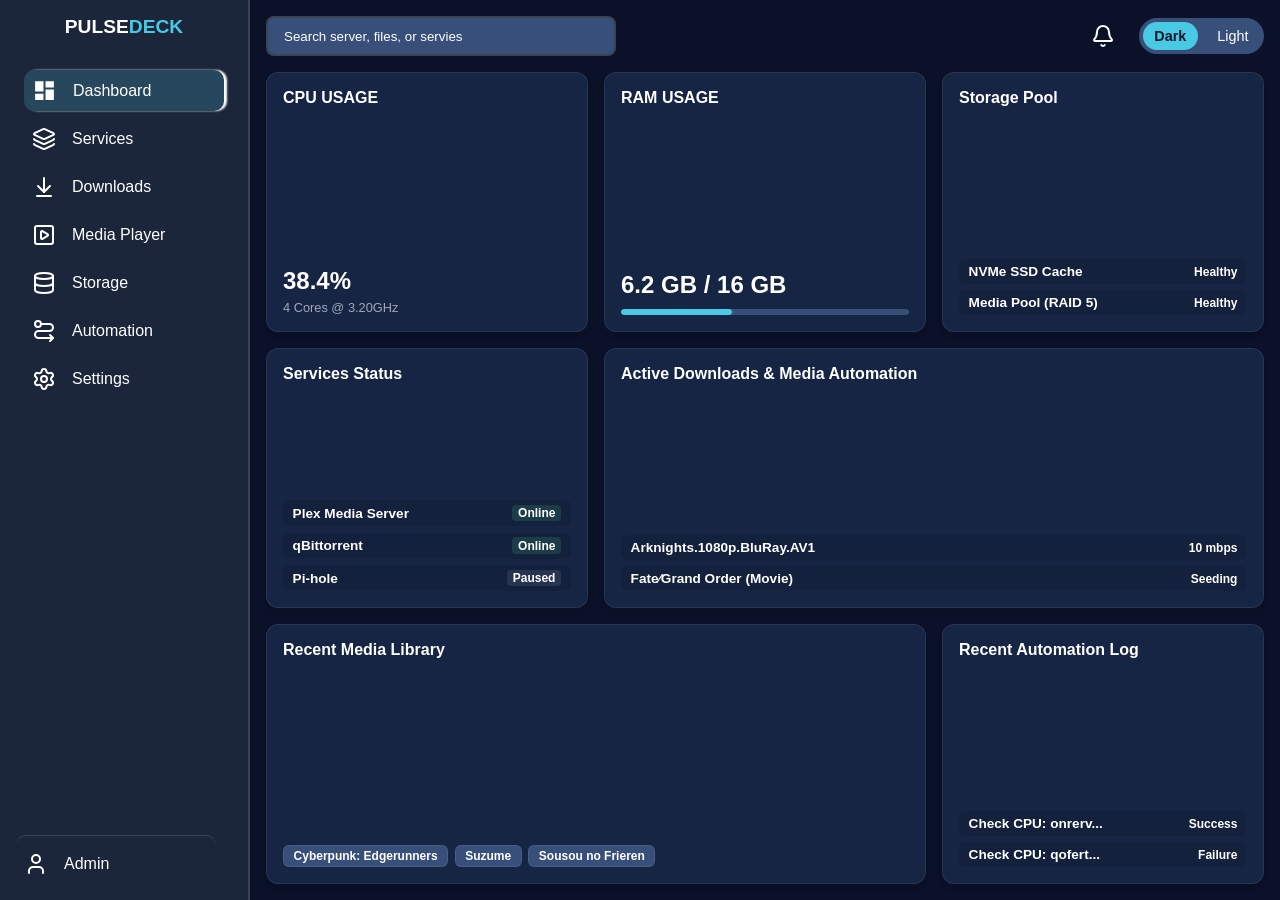
<file: index.html>
<!DOCTYPE html>
<html lang="en">

<head>
    <meta charset="UTF-8">
    <meta name="viewport" content="width=device-width, initial-scale=1.0">
    <link rel="stylesheet" href="css/style.css">
    <title>PulseDeck</title>
</head>

<body>
    <div class="container-deck">
        <div class="sidebar-deck">
            <nav class="navbar">
                <div class="navbar__logo">
                    <p>PULSE<span>DECK</span></p>
                </div>
                <div class="navbar__items navbar__items--active" id="nav-dashboard">
                    <a href="#dashboard">
                        <svg class="nav-icon" viewBox="0 0 24 24" width="24" height="24">
                            <path fill="currentColor"
                                d="M3 13h8V3H3v10zm0 8h8v-6H3v6zm10 0h8V11h-8v10zm0-18v6h8V3h-8z" />
                        </svg>
                        <span>Dashboard</span>
                    </a>
                </div>
                <div class="navbar__items">
                    <a href="#services">
                        <svg xmlns="http://www.w3.org/2000/svg" width="24" height="24" viewBox="0 0 24 24" fill="none"
                            stroke="currentColor" stroke-width="2" stroke-linecap="round" stroke-linejoin="round"
                            class="lucide lucide-layers preview-icon">
                            <path
                                d="M12.83 2.18a2 2 0 0 0-1.66 0L2.6 6.08a1 1 0 0 0 0 1.83l8.58 3.91a2 2 0 0 0 1.66 0l8.58-3.9a1 1 0 0 0 0-1.83z" />
                            <path d="M2 12a1 1 0 0 0 .58.91l8.6 3.91a2 2 0 0 0 1.65 0l8.58-3.9A1 1 0 0 0 22 12" />
                            <path d="M2 17a1 1 0 0 0 .58.91l8.6 3.91a2 2 0 0 0 1.65 0l8.58-3.9A1 1 0 0 0 22 17" />
                        </svg>
                        <span>Services</span>
                    </a>
                </div>
                <div class="navbar__items">
                    <a href="#downloads">
                        <svg xmlns="http://www.w3.org/2000/svg" width="24" height="24" viewBox="0 0 24 24" fill="none"
                            stroke="currentColor" stroke-width="2" stroke-linecap="round" stroke-linejoin="round"
                            class="lucide lucide-arrow-down-to-line preview-icon">
                            <path d="M12 17V3" />
                            <path d="m6 11 6 6 6-6" />
                            <path d="M19 21H5" />
                        </svg>
                        <span>Downloads</span>
                    </a>
                </div>
                <div class="navbar__items">
                    <a href="#mediaPlayer">
                        <svg xmlns="http://www.w3.org/2000/svg" width="24" height="24" viewBox="0 0 24 24" fill="none"
                            stroke="currentColor" stroke-width="2" stroke-linecap="round" stroke-linejoin="round"
                            class="lucide lucide-square-play preview-icon">
                            <rect x="3" y="3" width="18" height="18" rx="2" />
                            <path
                                d="M9 9.003a1 1 0 0 1 1.517-.859l4.997 2.997a1 1 0 0 1 0 1.718l-4.997 2.997A1 1 0 0 1 9 14.996z" />
                        </svg>
                        <span>Media Player</span>
                    </a>
                </div>
                <div class="navbar__items">
                    <a href="#storage">
                        <svg xmlns="http://www.w3.org/2000/svg" width="24" height="24" viewBox="0 0 24 24" fill="none"
                            stroke="currentColor" stroke-width="2" stroke-linecap="round" stroke-linejoin="round"
                            class="lucide lucide-database preview-icon">
                            <ellipse cx="12" cy="5" rx="9" ry="3" />
                            <path d="M3 5V19A9 3 0 0 0 21 19V5" />
                            <path d="M3 12A9 3 0 0 0 21 12" />
                        </svg>
                        <span>Storage</span>
                    </a>
                </div>
                <div class="navbar__items">
                    <a href="#automation">
                        <svg xmlns="http://www.w3.org/2000/svg" width="24" height="24" viewBox="0 0 24 24" fill="none"
                            stroke="currentColor" stroke-width="2" stroke-linecap="round" stroke-linejoin="round"
                            class="lucide lucide-route-arrow-right preview-icon">
                            <path d="m18 22 3-3-3-3" />
                            <path d="M9 5h8.5a1 1 0 010 7h-11a1 1 0 000 7H21" />
                            <circle cx="6" cy="5" r="3" />
                        </svg>
                        <span>Automation</span>
                    </a>
                </div>
                <div class="navbar__items">
                    <a href="#setting">
                        <svg xmlns="http://www.w3.org/2000/svg" width="24" height="24" viewBox="0 0 24 24" fill="none"
                            stroke="currentColor" stroke-width="2" stroke-linecap="round" stroke-linejoin="round"
                            class="lucide lucide-settings preview-icon">
                            <path
                                d="M9.671 4.136a2.34 2.34 0 0 1 4.659 0 2.34 2.34 0 0 0 3.319 1.915 2.34 2.34 0 0 1 2.33 4.033 2.34 2.34 0 0 0 0 3.831 2.34 2.34 0 0 1-2.33 4.033 2.34 2.34 0 0 0-3.319 1.915 2.34 2.34 0 0 1-4.659 0 2.34 2.34 0 0 0-3.32-1.915 2.34 2.34 0 0 1-2.33-4.033 2.34 2.34 0 0 0 0-3.831A2.34 2.34 0 0 1 6.35 6.051a2.34 2.34 0 0 0 3.319-1.915" />
                            <circle cx="12" cy="12" r="3" />
                        </svg>
                        <span>Settings</span>
                    </a>
                </div>
            </nav>
            <div class="navbar__items items__account">
                <svg xmlns="http://www.w3.org/2000/svg" width="24" height="24" viewBox="0 0 24 24" fill="none"
                    stroke="currentColor" stroke-width="2" stroke-linecap="round" stroke-linejoin="round"
                    class="lucide lucide-user preview-icon">
                    <path d="M19 21v-2a4 4 0 0 0-4-4H9a4 4 0 0 0-4 4v2" />
                    <circle cx="12" cy="7" r="4" />
                </svg>
                <span>Admin</span>
            </div>
        </div>
        <div class="main__deck">
            <navbar class="main__navbar">
                <div class="deck__search">
                    <input type="search" name="search" id="search" placeholder="Search server, files, or servies">
                </div>
                <div class="navbar__tools">
                    <div class="deck__notification">
                        <svg xmlns="http://www.w3.org/2000/svg" width="24" height="24" viewBox="0 0 24 24" fill="none"
                            stroke="currentColor" stroke-width="2" stroke-linecap="round" stroke-linejoin="round"
                            class="lucide lucide-bell preview-icon">
                            <path d="M10.268 21a2 2 0 0 0 3.464 0" />
                            <path
                                d="M3.262 15.326A1 1 0 0 0 4 17h16a1 1 0 0 0 .74-1.673C19.41 13.956 18 12.499 18 8A6 6 0 0 0 6 8c0 4.499-1.411 5.956-2.738 7.326" />
                        </svg>
                    </div>
                    <div class="deck__mode">
                        <div class="dark__mode mode--active" data-mode="dark"><span>Dark</span></div>
                        <div class="light__mode" data-mode="light"><span>Light</span></div>
                    </div>
                </div>
            </navbar>
        </div>
    </div>
    <script type="module" src="javascript/app.js"></script>
</body>

</html>
</file>
<file: css/style.css>
*{
    margin: 0;
    padding: 0;
    box-sizing: border-box;
}


:root {
    --bg-main: #0a1128;
    --bg-sidebar: #1b263b;
    --bg-card: #162544;
    --card-border: rgba(255, 255, 255, 0.08);
    --bg-input: #384f79;
    --border-color: #3b4251;
    --text-color: #ffffff;
    --text-dark: #0f172a;
    --accent-color: #48cae4;
    --hover-sidebar: #31405c;
    --active-sidebar: #27475c;
}

body.light-mode {
    --bg-main: #f0f4f8;
    --bg-sidebar: #ffffff;
    --bg-card: #ffffff;
    --card-border: #cbd5e1;
    --bg-input: #e2e8f0;
    --border-color: #cbd5e1;
    --text-color: #1e293b;
    --text-dark: #ffffff;
    --hover-sidebar: #f1f5f9;
    --active-sidebar: #e2e8f0;
}

html,
body {
    width: 100%;
    height: 100%;
    font-family: 'Segoe UI', Tahoma, Geneva, Verdana, sans-serif;
    background-color: var(--bg-main);
    color: var(--text-color);
}

/* ==========================================
   MAIN STRUCTURE (LAYOUT UTAMA)
========================================== */
.container-deck {
    width: 100vw;
    height: 100dvh;
    display: grid;
    grid-template-columns: 250px 1fr;
}

.sidebar-deck {
    background-color: var(--bg-sidebar);
    border-right: solid 2px var(--border-color);
    padding: 1rem;
    height: 100vh;
    display: flex;
    flex-direction: column;
}

.main__deck {
    padding: 1rem;
    height: 100%;
    display: flex;
    flex-direction: column;
    background-color: var(--bg-main);
    overflow-y: auto;
}

/* ==========================================
   SIDEBAR & NAVBAR NAVIGATION
========================================== */
.navbar {
    display: flex;
    flex-direction: column;
    align-items: center;
    width: 100%;
}

.navbar__logo {
    color: var(--text-color);
    display: flex;
    flex-direction: row;
    align-items: center;
    justify-content: center;
    font-size: 1.2rem;
    font-weight: bold;
    margin-bottom: 1.5rem;
}

.navbar__logo span {
    color: var(--accent-color);
}

.nav-icon {
    width: 25px;
    height: 25px;
    color: var(--text-color); 
}

.navbar__items {
    display: flex;
    align-items: center;
    margin-top: 0.5rem;
    padding: 0.5rem;
    width: 100%;
    max-width: 200px;
    color: var(--text-color);
    transition: transform 0.2s ease, background-color 0.2s ease;
    border-radius: 10px;
}

.navbar__items:hover {
    background-color: var(--hover-sidebar);
    box-shadow: 3px 0 2px 0 #59a3d4;
}

.navbar__items:active {
    transform: scale(0.95);
}

.navbar__items--active {
    background-color: var(--active-sidebar);
    box-shadow: 3px 0 2px 0 var(--text-color);
}

.navbar__items img {
    width: 25px;
    height: auto;
}

.navbar__items span {
    margin-left: 1rem;
}

.navbar__items a {
    text-decoration: none;
    color: inherit;
    display: flex;
    align-items: center;
    width: 100%;
}

.items__account {
    border-top: 1px solid var(--border-color);
    margin-top: auto;
    padding-top: 1rem;
}

/* ==========================================
   TOP MAIN NAVBAR (SEARCH & TOOLS)
========================================== */
.main__navbar {
    display: flex;
    align-items: center;
    width: 100%;
    margin-bottom: 1rem;
}

.deck__search input {
    width: 350px;
    height: 40px;
    border-radius: 8px;
    border: 2px solid var(--border-color);
    padding: 0.5rem 1rem;
    background-color: var(--bg-input);
    color: var(--text-color);
    outline: none;
}

.deck__search input::placeholder {
    color: var(--text-color);
}

.navbar__tools {
    display: flex;
    align-items: center;
    margin-left: auto;
    gap: 1rem;
}

.deck__notification {
    padding: 0.4em 0.5em;
    border-radius: 50%;
    display: flex;
    align-items: center;
    justify-content: center;
    cursor: pointer;
    transition: all 0.2s ease;
}

.deck__notification:hover {
    background-color: var(--bg-input);
    transform: scale(1.1);
}

.deck__notification img {
    width: 24px;
    height: auto;
}

.deck__mode {
    display: flex;
    justify-content: center;
    align-items: center;
    gap: 0.5em;
    padding: 0.25em;
    border-radius: 20px;
    background-color: var(--bg-input);
    color: var(--text-color);
    cursor: pointer;
}

.dark__mode, .light__mode {
    padding: 0.4em 0.8em;
    border-radius: 15px;
    transition: background-color 0.3s ease, color 0.3s ease;
    font-size: 0.9rem;
}

.mode--active {
    background-color: var(--accent-color);
    font-weight: 600;
    color: var(--text-dark);
}

/* ==========================================
   DASHBOARD LAYOUT (GRID CONTAINER)
========================================== */
.deck__container {
    flex: 1;
    width: 100%;
    display: flex;
    flex-direction: column;
}

.dashboard__grid {
    display: grid;
    grid-template-columns: repeat(3, 1fr);
    grid-template-rows: repeat(3, minmax(120px, 1fr));
    gap: 1rem;
    grid-template-areas: 
        "deck-1 deck-2 deck-3"
        "deck-4 deck-5 deck-5"
        "deck-6 deck-6 deck-7";
    width: 100%;
    height: 100%;
}

.deck__content {
    display: flex;
    flex-direction: column;
    justify-content: space-between;
    overflow: hidden;
    background-color: var(--bg-card);
    border: 1px solid var(--card-border);
    border-radius: 12px;
    padding: 1rem;
    box-shadow: 0 4px 6px rgba(0, 0, 0, 0.1);
    transition: transform 0.2s ease, background-color 0.3s ease;
}

.deck__content:hover {
    transform: translateY(-2px);
    border-color: rgba(72, 202, 228, 0.3);
}

.deck__content span {
    color: var(--text-color);
    font-weight: 600;
}

.dashboard__metric-box {
    margin-top: 0.5rem;
    display: flex;
    flex-direction: column;
    gap: 0.3rem;
}

.metric__value {
    font-size: 1.5rem;
    font-weight: 700;
    color: var(--text-color);
}

.metric__sub {
    font-size: 0.8rem;
    color: rgba(255, 255, 255, 0.6);
}

.mini-progress-bar {
    width: 100%;
    height: 6px;
    background-color: var(--bg-input);
    border-radius: 3px;
    overflow: hidden;
    margin-top: 0.3rem;
}

.mini-progress-bar .progress__fill {
    height: 100%;
    background-color: var(--accent-color);
    border-radius: 3px;
}

.dashboard__list-snippet {
    display: flex;
    flex-direction: column;
    gap: 0.4rem;
    margin-top: 0.5rem;
    font-size: 0.85rem;
}

.snippet-item {
    display: flex;
    justify-content: space-between;
    align-items: center;
    background-color: rgba(0, 0, 0, 0.1);
    padding: 0.3rem 0.6rem;
    border-radius: 6px;
    color: var(--text-color);
}

.text-success { color: #4ade80; font-size: 0.75rem; font-weight: 600; }
.text-failure { color: #f87171; font-size: 0.75rem; font-weight: 600; }
.text-accent  { color: var(--accent-color); font-size: 0.75rem; font-weight: 600; }
.text-muted   { color: rgba(255, 255, 255, 0.5); font-size: 0.75rem; }

.badge-online {
    background-color: rgba(74, 222, 128, 0.15);
    color: #4ade80;
    padding: 0.1em 0.5em;
    border-radius: 4px;
    font-size: 0.75rem;
}

.badge-offline {
    background-color: rgba(148, 163, 184, 0.15);
    color: #94a3b8;
    padding: 0.1em 0.5em;
    border-radius: 4px;
    font-size: 0.75rem;
}

.dashboard__media-row {
    display: flex;
    flex-wrap: wrap;
    gap: 0.4rem;
    margin-top: 0.5rem;
}

.media-tag {
    background-color: var(--bg-input);
    border: 1px solid var(--card-border);
    padding: 0.2rem 0.6rem;
    border-radius: 6px;
    font-size: 0.75rem;
    color: var(--text-color);
}

/* ==========================================
   SERVICES LAYOUT
========================================== */

.service__container {
    width: 100%;
    display: flex;
    flex-direction: column;
    gap: 1rem;
}

.services__navbar {
    display: flex;
    align-items: center;
    width: 100%;
    gap: 1rem;
}

.services__search {
    flex: 1;
}

.services__search input {
    width: 300px;
    height: 30px;
    border-radius: 8px;
    border: 2px solid var(--border-color);
    padding: 0.5rem 1rem;
    background-color: var(--bg-input);
    color: var(--text-color);
    outline: none;
}

.services__feature {
    display: flex;
    flex-direction: row;
    align-items: center;
    margin-left: auto;
    gap: 0.5em;
}

.services_all, .services__run, .services__stop, .services__mar {
    display: flex;
    align-items: center;
    justify-content: center;
    padding: 0.5em 1em;
    border-radius: 8px;
    background-color: var(--bg-input);
    color: var(--text-color);
    font-size: 0.85rem;
    cursor: pointer;
    transition: background-color 0.2s ease;
    white-space: nowrap;
}

.services_all:hover, .services__run:hover, .services__stop:hover, .services__mar:hover,
.services__filter:hover, .services__sort:hover {
    background-color: var(--hover-sidebar);
}

.services__filter, .services__sort {
    padding: 0.5em;
    border-radius: 8px;
    background-color: var(--bg-input);
    display: flex;
    align-items: center;
    justify-content: center;
    cursor: pointer;
}

.services__filter svg, .services__sort svg {
    width: 20px;
    height: 20px;
    color: var(--text-color);
}

.table__services {
    background-color: var(--bg-card);
    border: 1px solid var(--card-border);
    border-radius: 12px;
    overflow: hidden;
    box-shadow: 0 4px 6px rgba(0, 0, 0, 0.1);
}

.table__services table {
    width: 100%;
    border-collapse: collapse;
    text-align: left;
    font-size: 0.9rem;
    color: var(--text-color);
}

.table__services th, 
.table__services td {
    padding: 1rem 1.2rem;
    vertical-align: middle;
}

.table__services thead {
    background-color: rgba(0, 0, 0, 0.2);
    border-bottom: 1px solid var(--card-border);
    color: rgba(255, 255, 255, 0.7);
    font-weight: 600;
    text-transform: uppercase;
    font-size: 0.8rem;
    letter-spacing: 0.05em;
}

.table__services tbody tr {
    border-bottom: 1px solid var(--card-border);
    transition: background-color 0.2s ease;
}

.table__services tbody tr:last-child {
    border-bottom: none;
}

.table__services tbody tr:hover {
    background-color: rgba(255, 255, 255, 0.03);
}

.status-badge {
    display: inline-block;
    padding: 0.3em 0.8em;
    border-radius: 20px;
    font-size: 0.8rem;
    font-weight: 600;
    text-align: center;
}

.status--online {
    background-color: rgba(74, 222, 128, 0.15);
    color: #4ade80;
    border: 1px solid rgba(74, 222, 128, 0.3);
}

.status--offline {
    background-color: rgba(248, 113, 113, 0.15);
    color: #f87171;
    border: 1px solid rgba(248, 113, 113, 0.3);
}

.service-name-cell {
    display: flex;
    align-items: center;
    gap: 0.8rem;
    font-weight: 500;
}

.action-buttons {
    display: flex;
    align-items: center;
    gap: 0.5rem;
}

.action-btn {
    background-color: var(--bg-input);
    border: 1px solid var(--card-border);
    border-radius: 8px;
    padding: 0.4rem;
    display: flex;
    align-items: center;
    justify-content: center;
    cursor: pointer;
    color: var(--text-color);
    transition: background-color 0.2s ease, transform 0.1s ease;
}

.action-btn:hover {
    background-color: var(--hover-sidebar);
    transform: scale(1.05);
}

.services--active {
    background-color: var(--accent-color);
    color: var(--text-dark);
    border-color: transparent;
}

/* ==========================================
   DOWNLOADS LAYOUT
========================================== */

.container__download {
    display: flex;
    flex-direction: column;
    width: 100%;
    gap: 1rem;
}

.download__navbar, .download__feature {
    display: flex;
    gap: 1em;
    width: 100%;
}

.download__search input{
    width: 300px;
    height: 30px;
    border-radius: 8px;
    border: 2px solid var(--border-color);
    padding: 0.5rem 1rem;
    background-color: var(--bg-input);
    color: var(--text-color);
    outline: none;
}

.download__button {
    display: flex;
    align-items: center;
    justify-content: center;
    padding: 0.5em 1em;
    border-radius: 8px;
    background-color: var(--bg-input);
    color: var(--text-color);
    font-size: 0.85rem;
    cursor: pointer;
    transition: background-color 0.2s ease;
    white-space: nowrap;
}

.download__button:hover {
    background-color: var(--hover-sidebar);
}

.download--active {
    background-color: var(--accent-color);
    color: var(--text-dark);
    border-color: transparent;
}

.download__content {
    margin-top: 1rem;
}

.table__download {
    background-color: var(--bg-card);
    border: 1px solid var(--card-border);
    border-radius: 12px;
    overflow: hidden;
    box-shadow: 0 4px 6px rgba(0, 0, 0, 0.1);
}

.table__download table {
    width: 100%;
    border-collapse: collapse;
    text-align: left;
    font-size: 0.9rem;
    color: var(--text-color);
}

.table__download th, 
.table__download td {
    padding: 1rem 1.2rem;
    vertical-align: middle;
}

.table__download thead {
    background-color: rgba(0, 0, 0, 0.2);
    border-bottom: 1px solid var(--card-border);
    color: rgba(255, 255, 255, 0.7);
    font-weight: 600;
    text-transform: uppercase;
    font-size: 0.8rem;
    letter-spacing: 0.05em;
}

.table__download tbody tr {
    border-bottom: 1px solid var(--card-border);
    transition: background-color 0.2s ease;
}

.table__download tbody tr:last-child {
    border-bottom: none;
}

.table__download tbody tr:hover {
    background-color: rgba(255, 255, 255, 0.03);
}

.table__download td:first-child {
    max-width: 350px;       
    white-space: nowrap;    
    overflow: hidden;       
    text-overflow: ellipsis;
}

.status--downloading {
    background-color: rgba(72, 202, 228, 0.307);
    color: #00b4d8;
    border: 1px solid rgba(72, 202, 228, 0.500);
}

.status--paused {
    background-color: rgba(148, 163, 184, 0.15);
    color: #94a3b8;
    border: 1px solid rgba(148, 163, 184, 0.3);
}

.status--seeding {
    background-color: rgba(74, 222, 128, 0.15);
    color: #4ade80;
    border: 1px solid rgba(74, 222, 128, 0.3);
}

/* ==========================================
   MEDIA PLAYER LAYOUT
========================================== */

.media__container {
    display: flex;
    flex-direction: column;
    width: 100%;
    height: 100%;
    max-height: calc(100vh - 120px);
    overflow: hidden;
    gap: 1rem;
}

.media__navbar {
    display: flex;
    align-items: center;
    width: 100%;
    gap: 1rem;
    flex-shrink: 0;
}

.media__feature {
    display: flex;
    gap: 0.5rem;
}

.media__search {
    margin-left: auto; 
}

.media__search input{
    width: 250px;
    height: 30px;
    border-radius: 8px;
    border: 2px solid var(--border-color);
    padding: 0.5rem 1rem;
    background-color: var(--bg-input);
    color: var(--text-color);
    outline: none;
}

.media__button {
    display: flex;
    align-items: center;
    justify-content: center;
    padding: 0.5em 1em;
    border-radius: 8px;
    background-color: var(--bg-input);
    color: var(--text-color);
    font-size: 0.85rem;
    cursor: pointer;
    transition: background-color 0.2s ease;
    white-space: nowrap;
}

.media__button:hover {
    background-color: var(--hover-sidebar);
}

.media--active {
    background-color: var(--accent-color);
    color: var(--text-dark);
    border-color: transparent;
}

.media_scan {
    border: none;
    padding: 0.5em 1em;
    border-radius: 8px;
    background-color: var(--bg-input);
    color: var(--text-color);
    font-size: 0.85rem;
    cursor: pointer;
    transition: background-color 0.2s ease;
    white-space: nowrap;
}

.media__scan:hover {
    background-color: var(--hover-sidebar);
}

.media__box {
    display: grid;
    grid-template-columns: repeat(auto-fill, minmax(140px, 1fr));
    gap: 1.2rem;
    width: 100%;
    overflow-y: auto;
    padding-right: 0.5rem;
    flex: 1;
}

.box__content {
    border: 1px solid var(--card-border);
    background-color: var(--bg-card);
    width: 100%;
    height: 14em;
    border-radius: 12px;
    box-shadow: 0 4px 6px rgba(0, 0, 0, 0.1);
    transition: transform 0.2s ease, border-color 0.2s ease;
    overflow: hidden;
    display: flex;
    flex-direction: column;
    position: relative;
}

.box__content:hover {
    transform: translateY(-4px);
    border-color: rgba(72, 202, 228, 0.4);
}

.box__content img {
    width: 100%;
    height: 100%;
    object-fit: cover;
    flex: 1;
}

.media__title {
    position: absolute;
    bottom: 0;
    left: 0;
    right: 0;
    padding: 0.6rem;
    font-size: 0.8rem;
    font-weight: 600;
    color: #ffffff;
    background: linear-gradient(to top, rgba(0, 0, 0, 0.8), transparent); /* Efek gradasi gelap agar teks terbaca jelas di atas gambar */
    white-space: nowrap;
    overflow: hidden;
    text-overflow: ellipsis;
}

.media__box::-webkit-scrollbar {
    width: 8px;
}

.media__box::-webkit-scrollbar-track {
    background: rgba(0, 0, 0, 0.1);
    border-radius: 4px;
}

.media__box::-webkit-scrollbar-thumb {
    background: var(--border-color);
    border-radius: 4px;
}

.media__box::-webkit-scrollbar-thumb:hover {
    background: var(--accent-color);
}


/* ==========================================
   STORAGE LAYOUT
========================================== */

.storage__container {
    display: flex;
    flex-direction: column;
    width: 100%;
    height: 100%;
    max-height: calc(100vh - 120px);
    overflow: hidden;
    gap: 1rem;
}

.storage__navbar {
    display: flex;
    align-items: center;
    width: 100%;
    gap: 1rem;
    flex-shrink: 0;
}

.storage__button {
    display: flex;
    align-items: center;
    justify-content: center;
    border: none;
    padding: 0.5em 1em;
    border-radius: 8px;
    background-color: var(--bg-input);
    color: var(--text-color);
    font-size: 0.85rem;
    cursor: pointer;
    transition: background-color 0.2s ease;
    white-space: nowrap;
}

.storage__button:hover {
    background-color: var(--hover-sidebar);
}

.storage__button--primary {
    background-color: var(--accent-color);
    color: var(--text-dark);
}

.storage__driveChart {
    border: 1px solid var(--card-border);
    background-color: var(--bg-card);
    height: 150px;
    border-radius: 12px;
    flex-shrink: 0;
    box-shadow: 0 4px 6px rgba(0, 0, 0, 0.05);
}

.storage__drive {
    display: grid;
    grid-template-columns: repeat(auto-fill, minmax(450px, 1fr));
    gap: 1rem;
    width: 100%;
    overflow-y: auto;
    padding-right: 0.5rem;
    flex: 1;
}

.drive__box {
    border: 1px solid var(--card-border);
    background-color: var(--bg-card);
    border-radius: 12px;
    padding: 1.2rem;
    display: flex;
    align-items: center;
    justify-content: space-between;
    box-shadow: 0 4px 6px rgba(0, 0, 0, 0.05);
    height: 90px;
    transition: transform 0.2s ease, border-color 0.2s ease;
}

.drive__box:hover {
    transform: translateY(-2px);
    border-color: rgba(72, 202, 228, 0.4);
}

.drive__info {
    display: flex;
    align-items: center;
    gap: 1rem;
}

.drive__icon {
    font-size: 1.8rem;
    background-color: var(--bg-input);
    padding: 0.5rem;
    border-radius: 8px;
    display: flex;
    align-items: center;
    justify-content: center;
}

.drive__details {
    display: flex;
    flex-direction: column;
    gap: 0.3rem;
}

.drive__name {
    font-weight: 600;
    font-size: 0.95rem;
    color: var(--text-color);
}

.drive__status {
    font-size: 0.8rem;
    color: #4ade80;
}

.drive__meta {
    display: flex;
    align-items: center;
    gap: 1.5rem;
    font-size: 0.85rem;
    color: var(--text-color);
}

.drive__options {
    cursor: pointer;
    font-weight: bold;
    letter-spacing: 2px;
    padding: 0.5rem;
    color: var(--text-color);
    opacity: 0.7;
}

.drive__options:hover {
    opacity: 1;
}

.storage__drive::-webkit-scrollbar {
    width: 8px;
}
.storage__drive::-webkit-scrollbar-track {
    background: rgba(0, 0, 0, 0.1);
    border-radius: 4px;
}
.storage__drive::-webkit-scrollbar-thumb {
    background: var(--border-color);
    border-radius: 4px;
}

.storage__driveChart {
    border: 1px solid var(--card-border);
    background-color: var(--bg-card);
    height: 130px;
    border-radius: 12px;
    flex-shrink: 0;
    box-shadow: 0 4px 6px rgba(0, 0, 0, 0.05);
    padding: 1.2rem 1.5rem;
    display: flex;
    flex-direction: column;
    justify-content: space-between;
}

.chart__header {
    display: flex;
    justify-content: space-between;
    align-items: baseline;
}

.chart__percentage {
    font-size: 1.25rem;
    font-weight: 700;
    color: var(--text-color);
}

.chart__capacity-text {
    font-size: 0.85rem;
    color: var(--text-color);
}

.chart__progress-bar {
    display: flex;
    height: 10px;
    width: 100%;
    background-color: var(--bg-input);
    border-radius: 5px;
    overflow: hidden;
    gap: 2px;
}

.progress__fill {
    height: 100%;
    border-radius: 3px;
}

.progress__media { background-color: #00b4d8; }
.progress__system { background-color: #48cae4; }
.progress__backups { background-color: #9d4edd; }

.chart__legend {
    display: flex;
    gap: 1.5rem;
    font-size: 0.8rem;
    color: var(--text-color);
}

.legend__item {
    display: flex;
    align-items: center;
    gap: 0.4rem;
}

.legend__dot {
    width: 8px;
    height: 8px;
    border-radius: 50%;
}

.dot--media { background-color: #00b4d8; }
.dot--system { background-color: #48cae4; }
.dot--backups { background-color: #9d4edd; }

/* ==========================================
   Automation LAYOUT
========================================== */

.automation__container {
    display: flex;
    flex-direction: column;
    width: 100%;
    height: 100%;
    max-height: calc(100vh - 120px);
    overflow: hidden;
    gap: 1rem;
}

.automation__navbar {
    display: flex;
    align-items: center;
    width: 100%;
    gap: 1rem;
    flex-shrink: 0;
}

.automation__button {
    display: flex;
    align-items: center;
    justify-content: center;
    border: none;
    padding: 0.5em 1em;
    border-radius: 8px;
    background-color: var(--bg-input);
    color: var(--text-color);
    font-size: 0.85rem;
    cursor: pointer;
    transition: background-color 0.2s ease;
    white-space: nowrap;
}

.automation__button:hover {
    background-color: var(--hover-sidebar);
}

.automation__button--primary {
    background-color: var(--accent-color);
    color: var(--text-dark);
}

.automation__canvas {
    border: 1px solid var(--card-border);
    background-color: var(--bg-card);
    background-image: linear-gradient(to right, rgba(255, 255, 255, 0.03) 1px, transparent 1px),
                      linear-gradient(to bottom, rgba(255, 255, 255, 0.03) 1px, transparent 1px);
    background-size: 20px 20px;
    height: 200px;
    border-radius: 12px;
    padding: 1.5rem;
    flex-shrink: 0;
    display: flex;
    flex-direction: column;
    justify-content: center;
    box-shadow: 0 4px 6px rgba(0, 0, 0, 0.05);
}

.workflow__row {
    display: flex;
    align-items: center;
    gap: 1rem;
}

.workflow__node {
    background-color: var(--bg-input);
    border: 1px solid var(--card-border);
    padding: 0.6rem 1rem;
    border-radius: 8px;
    font-size: 0.85rem;
    font-weight: 500;
    color: var(--text-color);
    box-shadow: 0 2px 4px rgba(0, 0, 0, 0.05);
    white-space: nowrap;
}

.workflow__node--warning {
    background-color: rgba(234, 179, 8, 0.15);
    border-color: rgba(234, 179, 8, 0.3);
    color: #eab308;
}

.workflow__line {
    flex: 1;
    height: 2px;
    background-color: var(--border-color);
    min-width: 30px;
}

.automation__log-section {
    display: flex;
    flex-direction: column;
    flex: 1;
    background-color: var(--bg-card);
    border: 1px solid var(--card-border);
    border-radius: 12px;
    overflow: hidden;
    box-shadow: 0 4px 6px rgba(0, 0, 0, 0.05);
}

.log__header-bar {
    display: flex;
    align-items: center;
    padding: 1rem 1.2rem;
    border-bottom: 1px solid var(--card-border);
    gap: 1rem;
    background-color: rgba(0, 0, 0, 0.02);
}

.log__title {
    font-weight: 600;
    font-size: 0.95rem;
    color: var(--text-color);
}

.log__search {
    margin-left: auto;
}

.log__search input {
    width: 250px;
    height: 30px;
    border-radius: 8px;
    border: 2px solid var(--border-color);
    padding: 0.5rem 1rem;
    background-color: var(--bg-input);
    color: var(--text-color);
    outline: none;
    font-size: 0.85rem;
}

.log__filter-icon {
    background-color: var(--bg-input);
    border: 1px solid var(--card-border);
    padding: 0.4rem;
    border-radius: 8px;
    cursor: pointer;
    display: flex;
    align-items: center;
    justify-content: center;
    color: var(--text-color);
}

.table__automation {
    overflow-y: auto;
    flex: 1;
}

.table__automation table {
    width: 100%;
    border-collapse: collapse;
    text-align: left;
    font-size: 0.85rem;
    color: var(--text-color);
}

.table__automation th, 
.table__automation td {
    padding: 0.9rem 1.2rem;
    vertical-align: middle;
}

.table__automation thead {
    background-color: rgba(0, 0, 0, 0.2);
    border-bottom: 1px solid var(--card-border);
    color: rgba(255, 255, 255, 0.7);
    font-weight: 600;
    text-transform: uppercase;
    font-size: 0.75rem;
    letter-spacing: 0.05em;
}

.table__automation tbody tr {
    border-bottom: 1px solid var(--card-border);
    transition: background-color 0.2s ease;
}

.table__automation tbody tr:hover {
    background-color: rgba(255, 255, 255, 0.03);
}

.status--success {
    background-color: rgba(74, 222, 128, 0.15);
    color: #4ade80;
    border: 1px solid rgba(74, 222, 128, 0.3);
    padding: 0.3em 0.8em;
    border-radius: 20px;
    font-size: 0.75rem;
    font-weight: 600;
}

.status--failure {
    background-color: rgba(248, 113, 113, 0.15);
    color: #f87171;
    border: 1px solid rgba(248, 113, 113, 0.3);
    padding: 0.3em 0.8em;
    border-radius: 20px;
    font-size: 0.75rem;
    font-weight: 600;
}

.table__automation::-webkit-scrollbar {
    width: 8px;
}
.table__automation::-webkit-scrollbar-track {
    background: rgba(0, 0, 0, 0.1);
    border-radius: 4px;
}
.table__automation::-webkit-scrollbar-thumb {
    background: var(--border-color);
    border-radius: 4px;
}

/* ==========================================
   SETTING LAYOUT
========================================== */

.setting__container {
    display: flex;
    width: 100%;
    height: 100%;
    max-height: calc(100vh - 120px);
    overflow: hidden;
    gap: 1.5rem;
}

.setting__sidebar {
    width: 220px;
    flex-shrink: 0;
    display: flex;
    flex-direction: column;
    gap: 0.4rem;
    background-color: var(--bg-card);
    border: 1px solid var(--card-border);
    border-radius: 12px;
    padding: 1rem;
    height: fit-content;
    box-shadow: 0 4px 6px rgba(0, 0, 0, 0.05);
}

.setting__nav-item {
    display: flex;
    align-items: center;
    gap: 0.8rem;
    padding: 0.7rem 1rem;
    border-radius: 8px;
    cursor: pointer;
    color: var(--text-color);
    font-size: 0.9rem;
    transition: background-color 0.2s ease;
}

.setting__nav-item:hover {
    background-color: var(--hover-sidebar);
}

.setting__nav-item.setting--active {
    background-color: var(--accent-color);
    color: var(--text-dark);
    font-weight: 600;
}

.setting__content-area {
    flex: 1;
    overflow-y: auto;
    padding-right: 0.5rem;
    display: flex;
    flex-direction: column;
    gap: 1.5rem;
}

.setting__panel {
    display: none;
    flex-direction: column;
    gap: 1.5rem;
}

.setting__panel--active {
    display: flex;
}

.setting__card {
    background-color: var(--bg-card);
    border: 1px solid var(--card-border);
    border-radius: 12px;
    padding: 1.5rem;
    box-shadow: 0 4px 6px rgba(0, 0, 0, 0.05);
    display: flex;
    flex-direction: column;
    gap: 1rem;
}

.setting__card h3 {
    font-size: 1rem;
    font-weight: 600;
    color: var(--text-color);
    border-bottom: 1px solid var(--card-border);
    padding-bottom: 0.8rem;
    margin-bottom: 0.2rem;
}

.form-group {
    display: flex;
    flex-direction: column;
    gap: 0.4rem;
}

.form-group label {
    font-size: 0.85rem;
    color: rgba(255, 255, 255, 0.8);
}

.form-group input, .form-group select {
    width: 100%;
    height: 38px;
    border-radius: 8px;
    border: 2px solid var(--border-color);
    padding: 0 0.8rem;
    background-color: var(--bg-input);
    color: var(--text-color);
    outline: none;
    font-size: 0.9rem;
}

.theme__switch-box {
    display: flex;
    background-color: var(--bg-input);
    border: 2px solid var(--border-color);
    border-radius: 8px;
    padding: 3px;
    width: 250px;
}

.theme__option {
    flex: 1;
    text-align: center;
    padding: 0.4rem;
    border-radius: 6px;
    font-size: 0.85rem;
    cursor: pointer;
    color: var(--text-color);
    transition: all 0.2s ease;
}

.theme__option.theme--selected {
    background-color: var(--accent-color);
    color: var(--text-dark);
    font-weight: 600;
}

.service-toggle-row {
    display: flex;
    justify-content: space-between;
    align-items: center;
    padding: 0.4rem 0;
    font-size: 0.9rem;
    color: var(--text-color);
}

.switch {
    position: relative;
    display: inline-block;
    width: 44px;
    height: 24px;
}

.switch input {
    opacity: 0;
    width: 0;
    height: 0;
}

.slider {
    position: absolute;
    cursor: pointer;
    top: 0; left: 0; right: 0; bottom: 0;
    background-color: var(--bg-input);
    border: 1px solid var(--border-color);
    transition: .3s;
    border-radius: 24px;
}

.slider:before {
    position: absolute;
    content: "";
    height: 16px;
    width: 16px;
    left: 3px;
    bottom: 3px;
    background-color: white;
    transition: .3s;
    border-radius: 50%;
}

input:checked + .slider {
    background-color: var(--accent-color);
}

input:checked + .slider:before {
    transform: translateX(20px);
}

.setting__table {
    width: 100%;
    border-collapse: collapse;
    font-size: 0.9rem;
    color: var(--text-color);
}

.setting__table th, .setting__table td {
    padding: 0.8rem;
    text-align: left;
    border-bottom: 1px solid var(--card-border);
}

.setting__table th {
    font-size: 0.8rem;
    color: rgba(255, 255, 255, 0.7);
    text-transform: uppercase;
}

.setting__content-area::-webkit-scrollbar {
    width: 8px;
}
.setting__content-area::-webkit-scrollbar-thumb {
    background: var(--border-color);
    border-radius: 4px;
}
</file>
